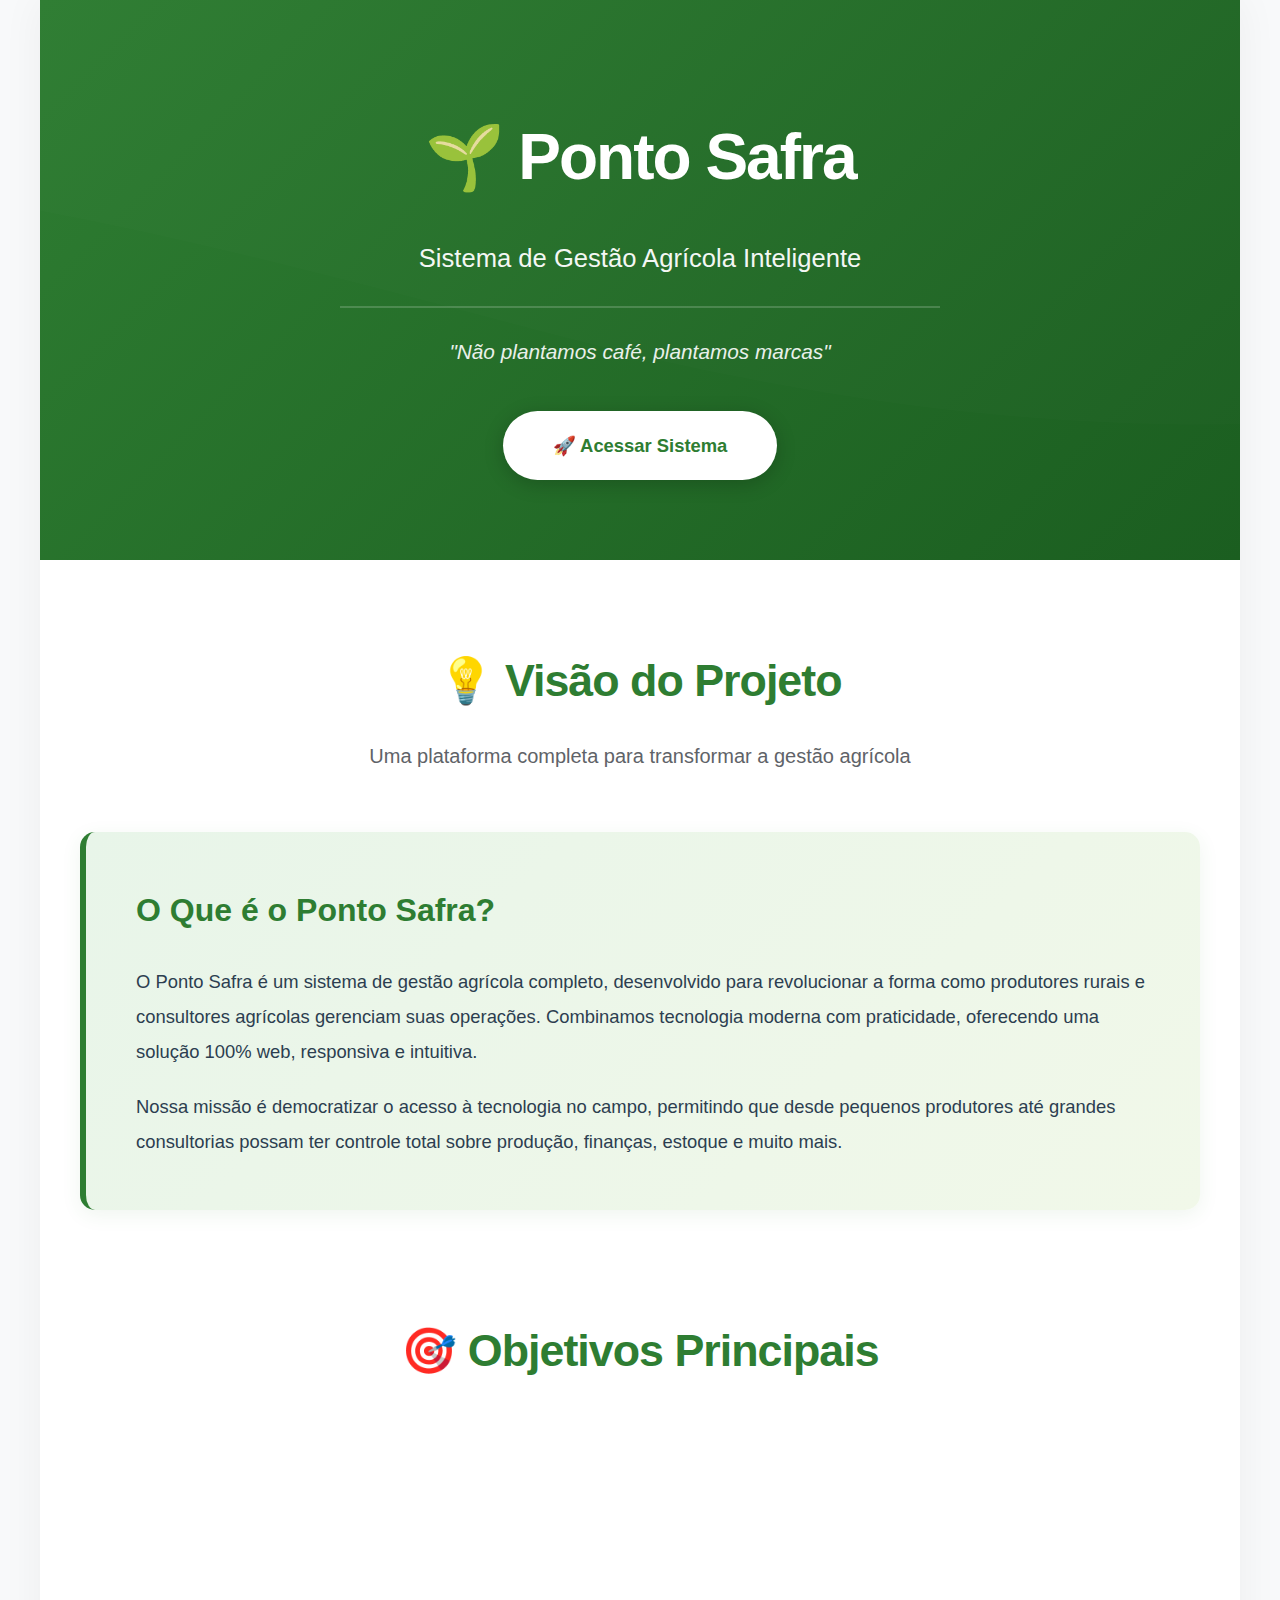
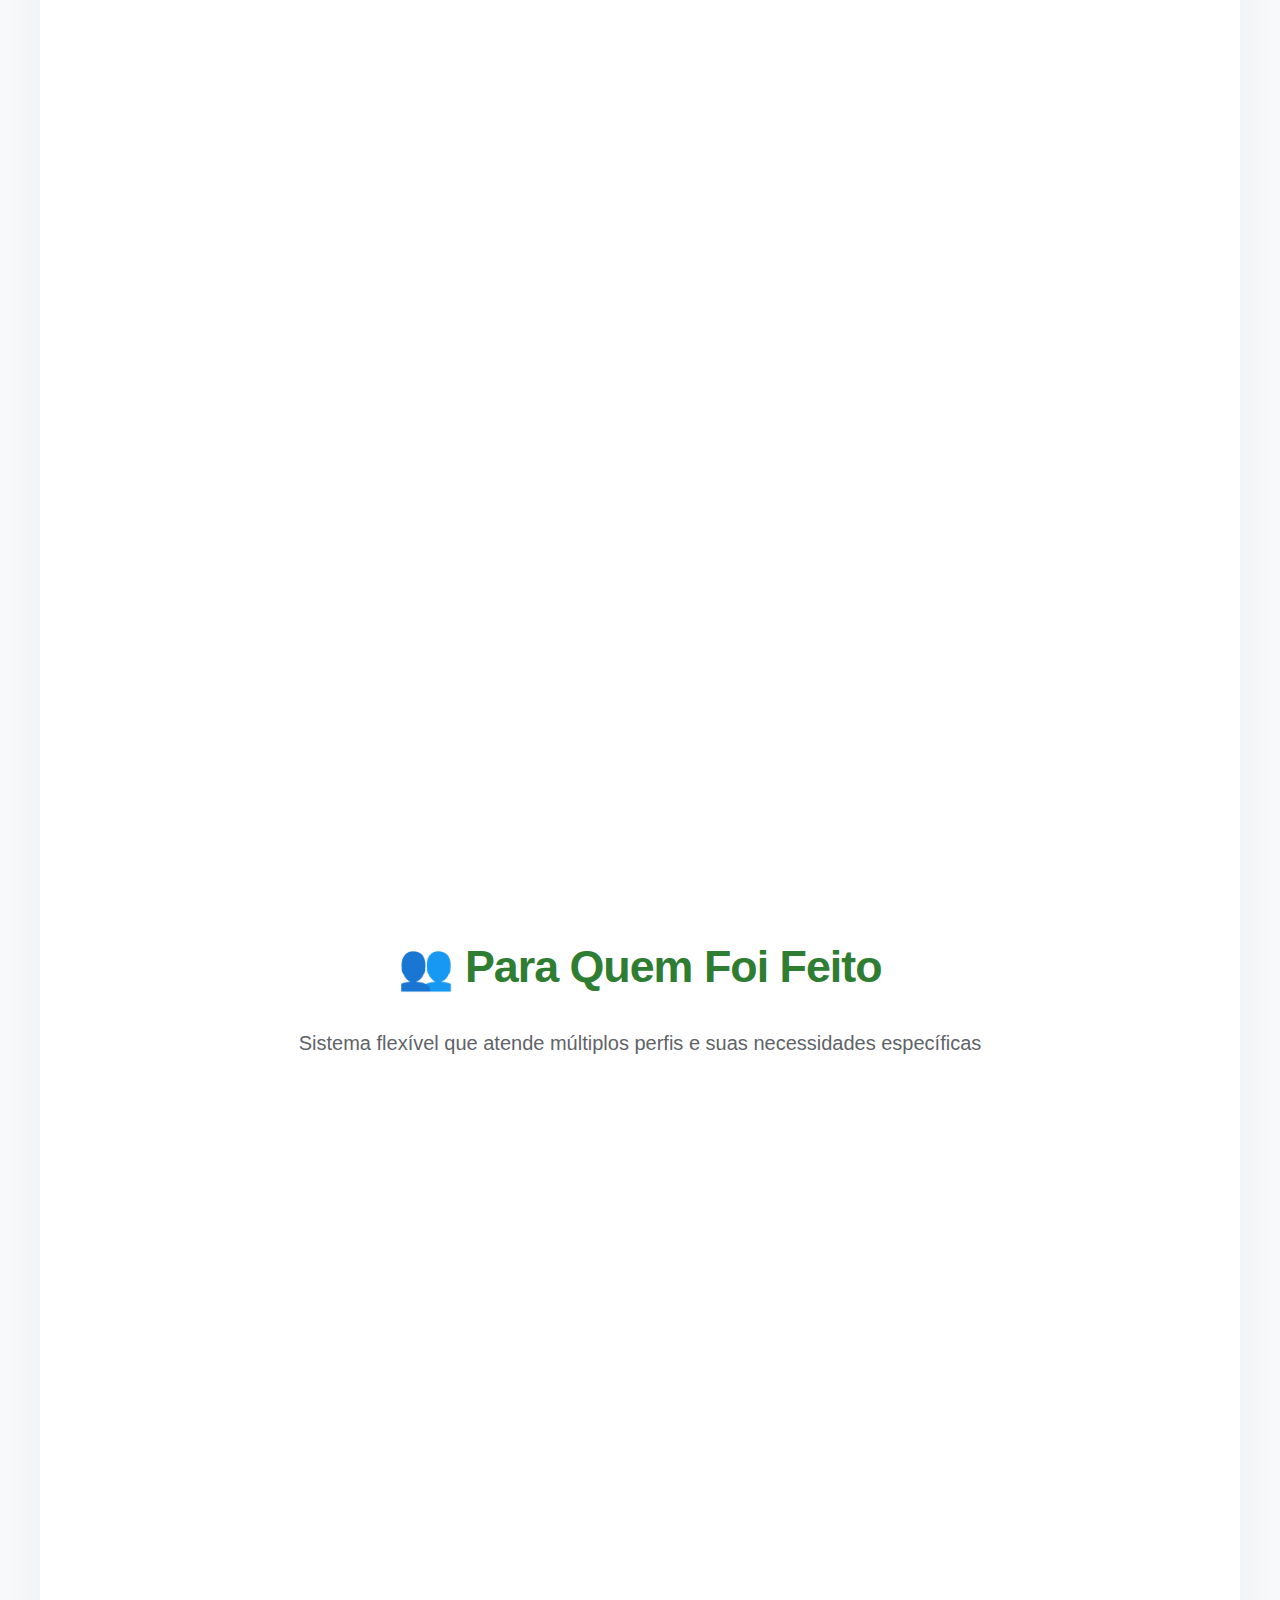
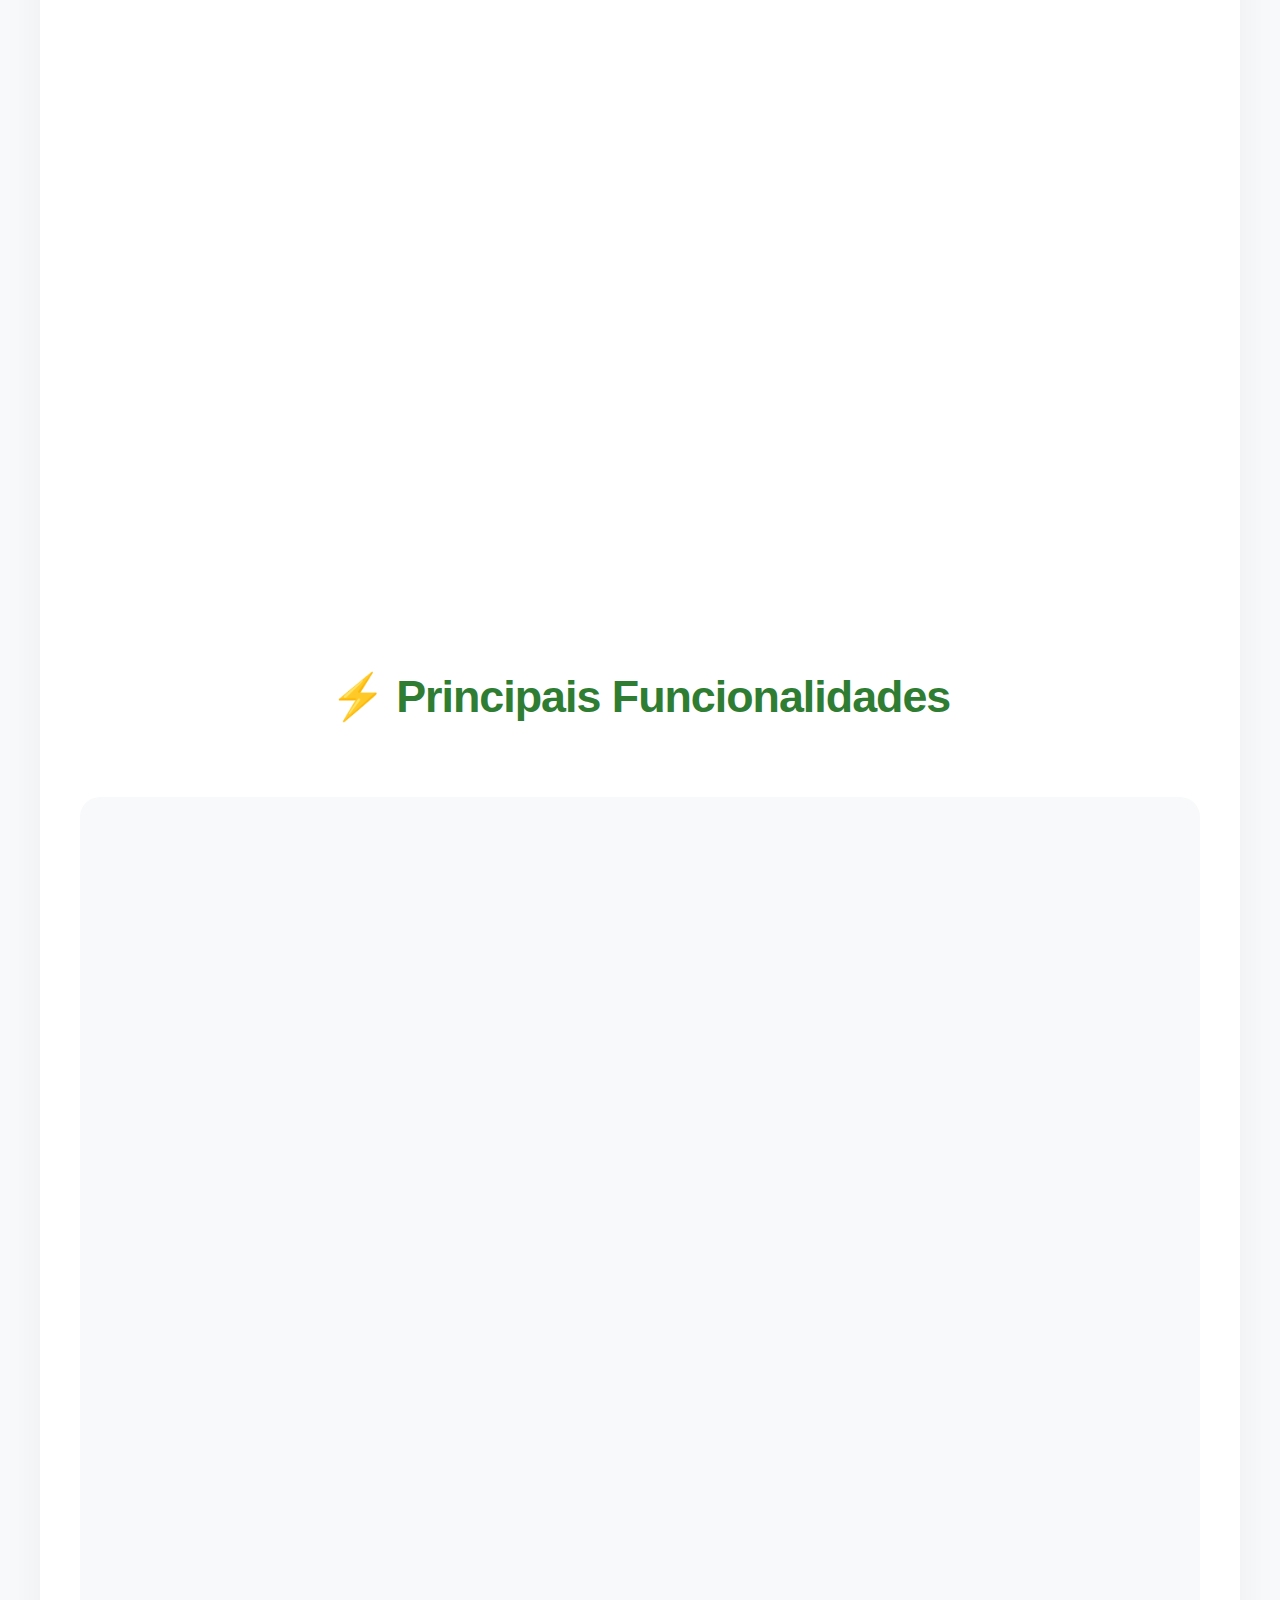
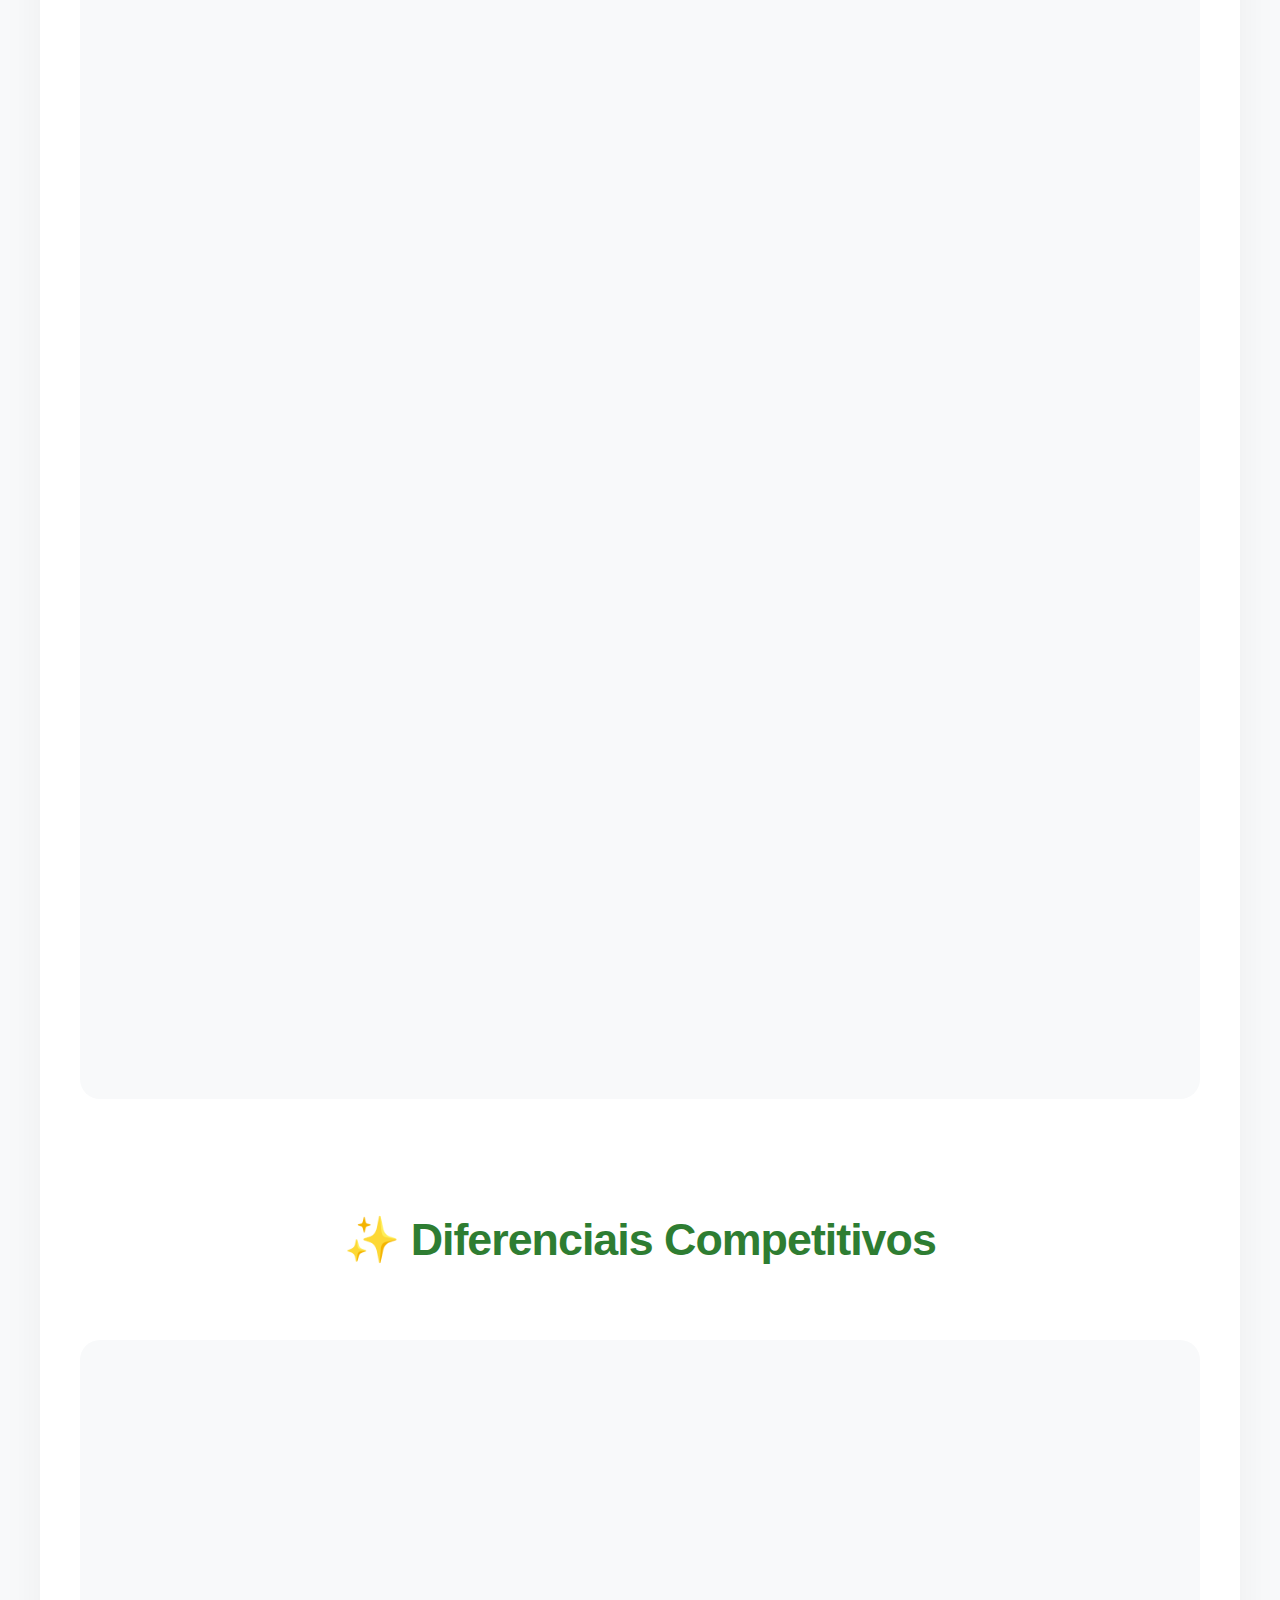
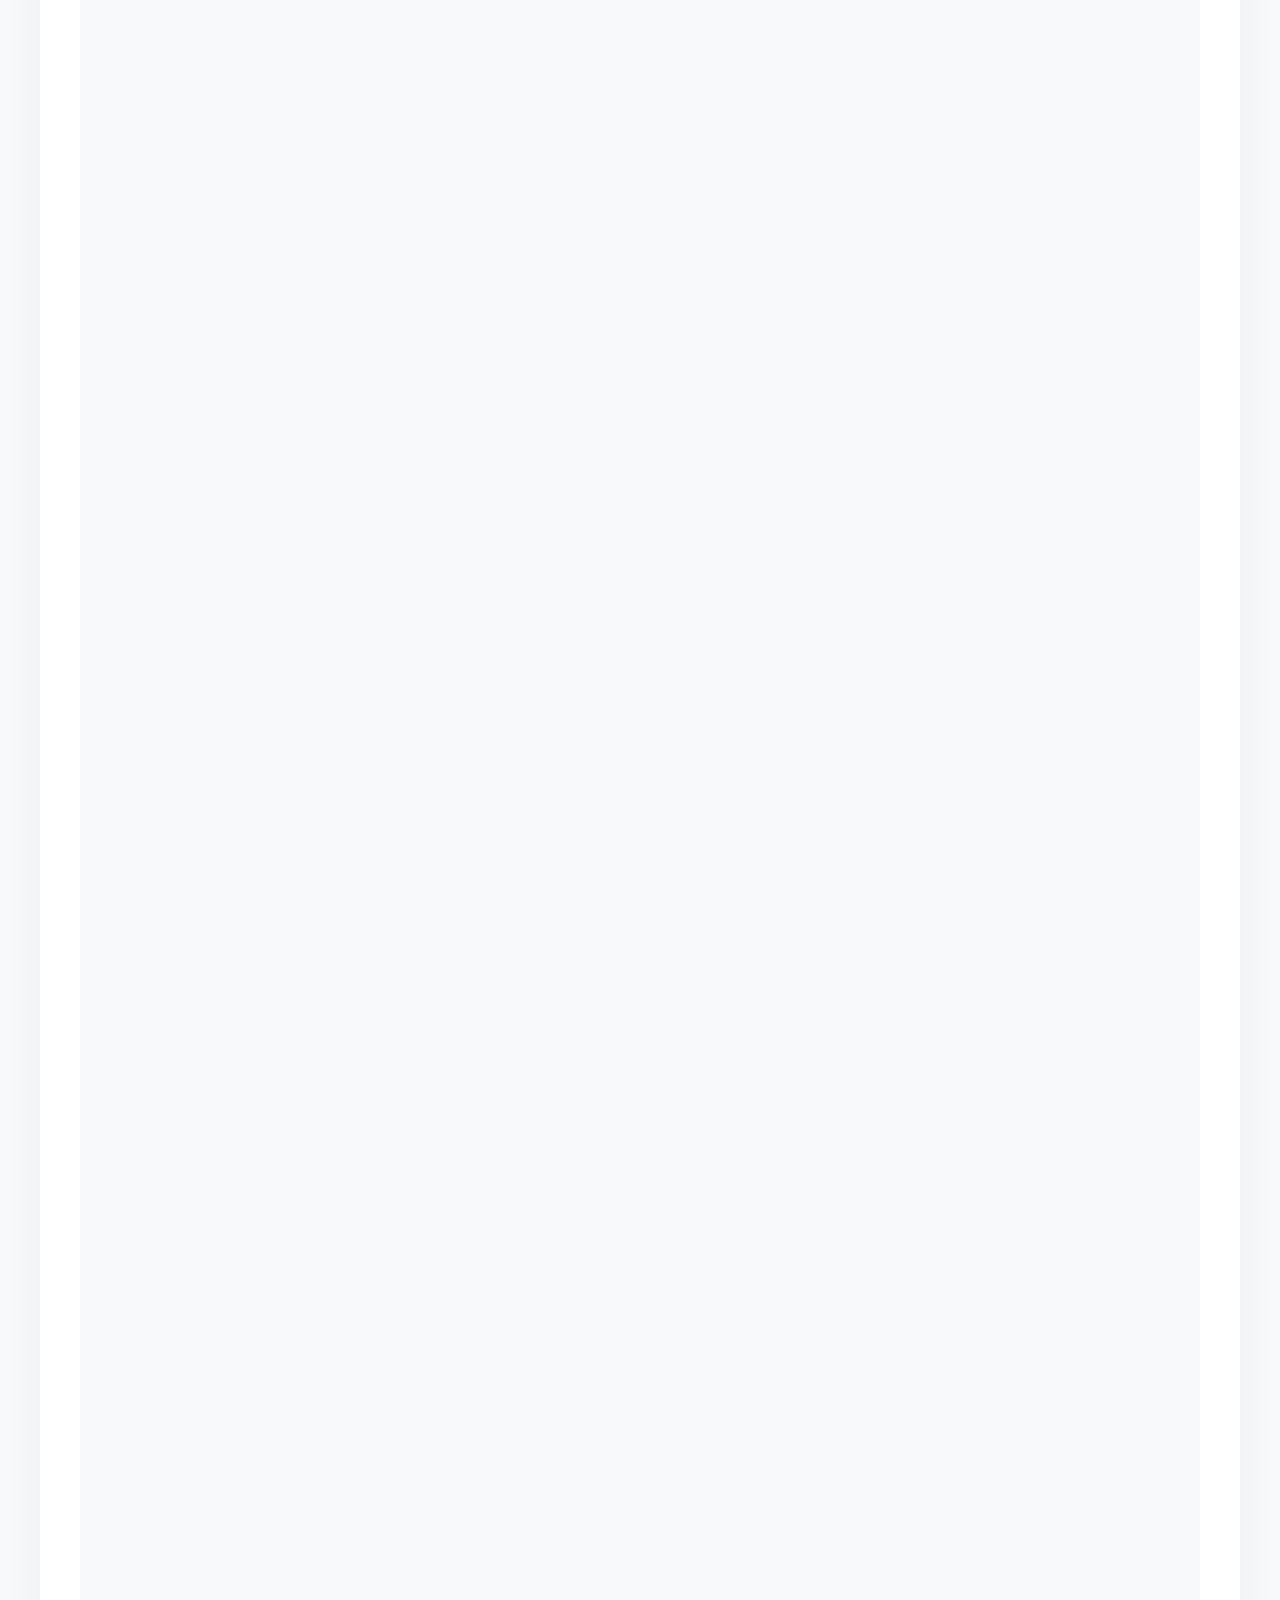
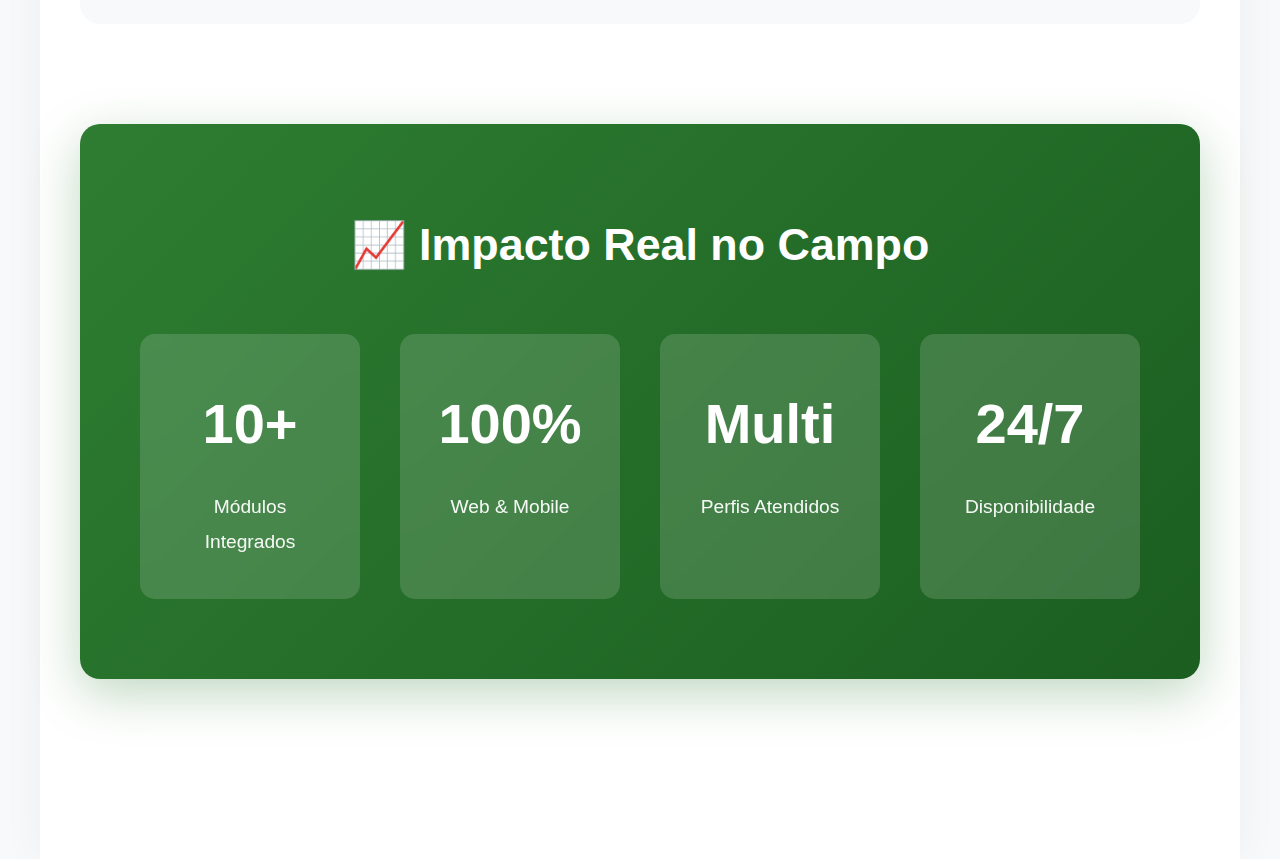
<file: guia-apresentacao.html>
<!DOCTYPE html>
<html lang="pt-BR">
<head>
    <meta charset="UTF-8">
    <meta name="viewport" content="width=device-width, initial-scale=1.0">
    <title>Ponto Safra - Visão do Projeto</title>
    <style>
        * {
            margin: 0;
            padding: 0;
            box-sizing: border-box;
        }

        :root {
            --primary: #2E7D32;
            --primary-light: #4CAF50;
            --primary-dark: #1B5E20;
            --accent: #FF9800;
            --text: #2C3E50;
            --text-light: #5F6368;
            --text-muted: #9E9E9E;
            --bg: #FFFFFF;
            --bg-alt: #F8F9FA;
            --border: #E0E0E0;
        }

        body {
            font-family: -apple-system, BlinkMacSystemFont, 'Segoe UI', Roboto, 'Helvetica Neue', Arial, sans-serif;
            line-height: 1.8;
            color: var(--text);
            background: var(--bg-alt);
            margin: 0;
        }

        .container {
            max-width: 1200px;
            margin: 0 auto;
            background: var(--bg);
            box-shadow: 0 0 40px rgba(0,0,0,0.05);
        }

        /* Hero Section */
        .hero {
            background: linear-gradient(135deg, var(--primary) 0%, var(--primary-dark) 100%);
            color: white;
            padding: 100px 40px 80px;
            text-align: center;
            position: relative;
            overflow: hidden;
        }

        .hero::before {
            content: '';
            position: absolute;
            top: 0;
            left: 0;
            right: 0;
            bottom: 0;
            background: url('data:image/svg+xml,<svg xmlns="http://www.w3.org/2000/svg" viewBox="0 0 1200 120"><path d="M0,0V46.29c47.79,22.2,103.59,32.17,158,28,70.36-5.37,136.33-33.31,206.8-37.5C438.64,32.43,512.34,53.67,583,72.05c69.27,18,138.3,24.88,209.4,13.08,36.15-6,69.85-17.84,104.45-29.34C989.49,25,1113-14.29,1200,52.47V0Z" opacity=".1" fill="%23ffffff"/></svg>') no-repeat bottom;
            background-size: cover;
            opacity: 0.1;
        }

        .hero-content {
            position: relative;
            z-index: 1;
        }

        .hero h1 {
            font-size: 4em;
            margin-bottom: 20px;
            font-weight: 700;
            letter-spacing: -2px;
        }

        .hero .tagline {
            font-size: 1.6em;
            opacity: 0.95;
            font-weight: 300;
            margin-bottom: 15px;
        }

        .hero .slogan {
            font-size: 1.3em;
            font-style: italic;
            opacity: 0.9;
            margin-top: 25px;
            padding-top: 25px;
            border-top: 2px solid rgba(255,255,255,0.2);
            max-width: 600px;
            margin-left: auto;
            margin-right: auto;
        }

        .hero-cta {
            display: inline-block;
            margin-top: 40px;
            padding: 18px 50px;
            background: white;
            color: var(--primary);
            text-decoration: none;
            border-radius: 50px;
            font-weight: 600;
            font-size: 1.15em;
            transition: all 0.3s ease;
            box-shadow: 0 4px 20px rgba(0,0,0,0.2);
        }

        .hero-cta:hover {
            transform: translateY(-3px);
            box-shadow: 0 8px 30px rgba(0,0,0,0.3);
        }

        /* Content */
        .content {
            padding: 80px 40px;
        }

        .section {
            margin-bottom: 100px;
        }

        .section-header {
            text-align: center;
            margin-bottom: 60px;
        }

        .section-title {
            color: var(--primary);
            font-size: 2.8em;
            margin-bottom: 20px;
            font-weight: 700;
            letter-spacing: -1px;
        }

        .section-subtitle {
            color: var(--text-light);
            font-size: 1.25em;
            max-width: 700px;
            margin: 0 auto;
            line-height: 1.6;
        }

        /* Vision Box */
        .vision-box {
            background: linear-gradient(135deg, #E8F5E9 0%, #F1F8E9 100%);
            border-left: 6px solid var(--primary);
            padding: 50px;
            border-radius: 15px;
            margin: 50px 0;
            box-shadow: 0 5px 20px rgba(46, 125, 50, 0.08);
        }

        .vision-box h3 {
            color: var(--primary);
            font-size: 2em;
            margin-bottom: 25px;
            font-weight: 600;
        }

        .vision-box p {
            font-size: 1.15em;
            color: var(--text);
            line-height: 1.9;
            margin-bottom: 20px;
        }

        .vision-box p:last-child {
            margin-bottom: 0;
        }

        /* Objectives Grid */
        .objectives-grid {
            display: grid;
            grid-template-columns: repeat(auto-fit, minmax(320px, 1fr));
            gap: 35px;
            margin: 50px 0;
        }

        .objective-card {
            background: var(--bg);
            border: 2px solid var(--border);
            border-radius: 15px;
            padding: 40px;
            transition: all 0.4s cubic-bezier(0.4, 0, 0.2, 1);
            position: relative;
            overflow: hidden;
        }

        .objective-card::before {
            content: '';
            position: absolute;
            top: 0;
            left: 0;
            width: 100%;
            height: 5px;
            background: var(--primary);
            transform: scaleX(0);
            transition: transform 0.4s ease;
        }

        .objective-card:hover::before {
            transform: scaleX(1);
        }

        .objective-card:hover {
            border-color: var(--primary);
            transform: translateY(-10px);
            box-shadow: 0 15px 40px rgba(46, 125, 50, 0.15);
        }

        .objective-card .icon {
            font-size: 4em;
            margin-bottom: 25px;
            display: block;
        }

        .objective-card h4 {
            color: var(--primary);
            font-size: 1.6em;
            margin-bottom: 18px;
            font-weight: 600;
        }

        .objective-card p {
            color: var(--text-light);
            font-size: 1.05em;
            line-height: 1.8;
        }

        /* Personas */
        .personas-container {
            display: grid;
            grid-template-columns: repeat(auto-fit, minmax(350px, 1fr));
            gap: 50px;
            margin: 50px 0;
        }

        .persona {
            background: var(--bg);
            border: 3px solid var(--border);
            border-radius: 20px;
            padding: 50px 40px;
            text-align: center;
            transition: all 0.4s ease;
            position: relative;
        }

        .persona::after {
            content: '';
            position: absolute;
            inset: 0;
            border-radius: 20px;
            padding: 3px;
            background: linear-gradient(135deg, var(--primary), var(--primary-light));
            -webkit-mask: linear-gradient(#fff 0 0) content-box, linear-gradient(#fff 0 0);
            -webkit-mask-composite: xor;
            mask-composite: exclude;
            opacity: 0;
            transition: opacity 0.4s ease;
        }

        .persona:hover::after {
            opacity: 1;
        }

        .persona:hover {
            transform: translateY(-10px);
            box-shadow: 0 20px 50px rgba(46, 125, 50, 0.15);
            border-color: transparent;
        }

        .persona .avatar {
            font-size: 5.5em;
            margin-bottom: 25px;
        }

        .persona h4 {
            color: var(--primary);
            font-size: 2em;
            margin-bottom: 20px;
            font-weight: 600;
        }

        .persona p {
            color: var(--text-light);
            font-size: 1.1em;
            line-height: 1.8;
        }

        /* Features Showcase */
        .features-showcase {
            background: var(--bg-alt);
            padding: 60px 50px;
            border-radius: 20px;
            margin: 50px 0;
        }

        .feature-row {
            display: flex;
            align-items: center;
            gap: 60px;
            margin: 60px 0;
        }

        .feature-row:nth-child(even) {
            flex-direction: row-reverse;
        }

        .feature-content {
            flex: 1;
        }

        .feature-content h3 {
            color: var(--primary);
            font-size: 2.2em;
            margin-bottom: 25px;
            font-weight: 600;
        }

        .feature-content p {
            color: var(--text-light);
            font-size: 1.15em;
            line-height: 1.9;
            margin-bottom: 18px;
        }

        .feature-visual {
            flex: 1;
            background: linear-gradient(135deg, var(--primary) 0%, var(--primary-light) 100%);
            border-radius: 20px;
            padding: 80px;
            text-align: center;
            font-size: 7em;
            box-shadow: 0 10px 40px rgba(46, 125, 50, 0.2);
        }

        /* Differentials */
        .differentials {
            background: var(--bg-alt);
            padding: 60px 50px;
            border-radius: 20px;
            margin: 50px 0;
        }

        .differentials h3 {
            color: var(--primary);
            font-size: 2.2em;
            margin-bottom: 40px;
            text-align: center;
            font-weight: 600;
        }

        .differential-list {
            display: grid;
            gap: 25px;
        }

        .differential-item {
            display: flex;
            align-items: flex-start;
            gap: 25px;
            padding: 30px;
            background: var(--bg);
            border-radius: 12px;
            border-left: 5px solid var(--primary);
            transition: all 0.3s ease;
        }

        .differential-item:hover {
            transform: translateX(10px);
            box-shadow: 0 8px 25px rgba(46, 125, 50, 0.1);
        }

        .differential-item .icon {
            font-size: 3em;
            flex-shrink: 0;
        }

        .differential-item .content h4 {
            color: var(--primary);
            font-size: 1.4em;
            margin-bottom: 12px;
            font-weight: 600;
        }

        .differential-item .content p {
            color: var(--text-light);
            line-height: 1.8;
            font-size: 1.05em;
        }

        /* Tech Stack */
        .tech-stack {
            display: flex;
            flex-wrap: wrap;
            gap: 18px;
            margin: 50px 0;
            justify-content: center;
        }

        .tech-badge {
            background: var(--primary);
            color: white;
            padding: 14px 30px;
            border-radius: 30px;
            font-size: 1.05em;
            font-weight: 600;
            transition: all 0.3s ease;
            box-shadow: 0 4px 15px rgba(46, 125, 50, 0.2);
        }

        .tech-badge:hover {
            transform: translateY(-3px);
            box-shadow: 0 6px 25px rgba(46, 125, 50, 0.3);
            background: var(--primary-light);
        }

        /* Impact Section */
        .impact-section {
            background: linear-gradient(135deg, var(--primary) 0%, var(--primary-dark) 100%);
            color: white;
            padding: 80px 60px;
            border-radius: 20px;
            text-align: center;
            box-shadow: 0 15px 50px rgba(46, 125, 50, 0.3);
        }

        .impact-section h3 {
            font-size: 2.8em;
            margin-bottom: 50px;
            font-weight: 700;
        }

        .impact-grid {
            display: grid;
            grid-template-columns: repeat(auto-fit, minmax(220px, 1fr));
            gap: 40px;
            margin-top: 50px;
        }

        .impact-item {
            padding: 40px 30px;
            background: rgba(255,255,255,0.15);
            border-radius: 15px;
            backdrop-filter: blur(10px);
            transition: all 0.3s ease;
        }

        .impact-item:hover {
            background: rgba(255,255,255,0.25);
            transform: scale(1.05);
        }

        .impact-item .number {
            font-size: 3.5em;
            font-weight: bold;
            display: block;
            margin-bottom: 15px;
        }

        .impact-item .label {
            font-size: 1.2em;
            opacity: 0.95;
        }

        /* Responsive */
        @media (max-width: 1024px) {
            .hero h1 {
                font-size: 3em;
            }

            .section-title {
                font-size: 2.3em;
            }

            .feature-row {
                gap: 40px;
            }
        }

        @media (max-width: 768px) {
            .hero {
                padding: 70px 30px 60px;
            }

            .hero h1 {
                font-size: 2.5em;
            }

            .hero .tagline {
                font-size: 1.3em;
            }

            .hero .slogan {
                font-size: 1.1em;
            }

            .content {
                padding: 60px 25px;
            }

            .section {
                margin-bottom: 70px;
            }

            .section-title {
                font-size: 2em;
            }

            .section-subtitle {
                font-size: 1.1em;
            }

            .vision-box {
                padding: 35px 25px;
            }

            .objectives-grid {
                grid-template-columns: 1fr;
                gap: 25px;
            }

            .objective-card {
                padding: 30px 25px;
            }

            .personas-container {
                grid-template-columns: 1fr;
                gap: 35px;
            }

            .persona {
                padding: 40px 30px;
            }

            .features-showcase {
                padding: 40px 25px;
            }

            .feature-row {
                flex-direction: column !important;
                gap: 35px;
            }

            .feature-visual {
                padding: 60px;
                font-size: 5em;
            }

            .differentials {
                padding: 40px 25px;
            }

            .differential-item {
                flex-direction: column;
                gap: 15px;
                text-align: center;
                padding: 25px 20px;
            }

            .impact-section {
                padding: 60px 30px;
            }

            .impact-grid {
                grid-template-columns: repeat(2, 1fr);
                gap: 25px;
            }
        }

        @media (max-width: 480px) {
            .hero h1 {
                font-size: 2em;
            }

            .hero .tagline {
                font-size: 1.1em;
            }

            .hero-cta {
                padding: 15px 35px;
                font-size: 1em;
            }

            .section-title {
                font-size: 1.8em;
            }

            .impact-grid {
                grid-template-columns: 1fr;
            }
        }

        /* Animations */
        @keyframes fadeInUp {
            from {
                opacity: 0;
                transform: translateY(30px);
            }
            to {
                opacity: 1;
                transform: translateY(0);
            }
        }

        .fade-in {
            animation: fadeInUp 0.6s ease-out forwards;
        }
    </style>
</head>
<body>
    <div class="container">
        <div class="hero">
            <div class="hero-content">
                <h1>🌱 Ponto Safra</h1>
                <p class="tagline">Sistema de Gestão Agrícola Inteligente</p>
                <p class="slogan">"Não plantamos café, plantamos marcas"</p>
                <a href="dashboard.html" class="hero-cta">🚀 Acessar Sistema</a>
            </div>
        </div>

        <div class="content">
            <section class="section">
                <div class="section-header">
                    <h2 class="section-title">💡 Visão do Projeto</h2>
                    <p class="section-subtitle">Uma plataforma completa para transformar a gestão agrícola</p>
                </div>

                <div class="vision-box">
                    <h3>O Que é o Ponto Safra?</h3>
                    <p>
                        O Ponto Safra é um sistema de gestão agrícola completo, desenvolvido para revolucionar a forma como produtores rurais 
                        e consultores agrícolas gerenciam suas operações. Combinamos tecnologia moderna com praticidade, oferecendo uma 
                        solução 100% web, responsiva e intuitiva.
                    </p>
                    <p>
                        Nossa missão é democratizar o acesso à tecnologia no campo, permitindo que desde pequenos produtores até grandes 
                        consultorias possam ter controle total sobre produção, finanças, estoque e muito mais.
                    </p>
                </div>
            </section>

            <section class="section">
                <div class="section-header">
                    <h2 class="section-title">🎯 Objetivos Principais</h2>
                </div>

                <div class="objectives-grid">
                    <div class="objective-card">
                        <span class="icon">📊</span>
                        <h4>Centralização de Dados</h4>
                        <p>
                            Reunir todas as informações da propriedade em um único lugar, eliminando planilhas dispersas 
                            e facilitando a tomada de decisão baseada em dados reais.
                        </p>
                    </div>

                    <div class="objective-card">
                        <span class="icon">📱</span>
                        <h4>Acessibilidade Total</h4>
                        <p>
                            Funcionar perfeitamente em qualquer dispositivo - celular, tablet ou computador - permitindo 
                            que o produtor gerencie sua fazenda de onde estiver.
                        </p>
                    </div>

                    <div class="objective-card">
                        <span class="icon">🚀</span>
                        <h4>Simplicidade</h4>
                        <p>
                            Oferecer uma interface intuitiva que qualquer pessoa consiga usar, sem necessidade de 
                            treinamento complexo ou conhecimento técnico avançado.
                        </p>
                    </div>

                    <div class="objective-card">
                        <span class="icon">🌍</span>
                        <h4>Informação em Tempo Real</h4>
                        <p>
                            Integrar dados de clima, cotações de mercado e notícias do agronegócio para decisões 
                            mais assertivas e estratégicas.
                        </p>
                    </div>

                    <div class="objective-card">
                        <span class="icon">👥</span>
                        <h4>Escalabilidade</h4>
                        <p>
                            Servir tanto o pequeno produtor com uma propriedade quanto o consultor que gerencia 
                            dezenas de clientes simultaneamente.
                        </p>
                    </div>

                    <div class="objective-card">
                        <span class="icon">💼</span>
                        <h4>Profissionalização</h4>
                        <p>
                            Elevar o nível de gestão do agronegócio, trazendo ferramentas profissionais para 
                            organização, controle e crescimento sustentável.
                        </p>
                    </div>
                </div>
            </section>

            <section class="section">
                <div class="section-header">
                    <h2 class="section-title">👥 Para Quem Foi Feito</h2>
                    <p class="section-subtitle">Sistema flexível que atende múltiplos perfis e suas necessidades específicas</p>
                </div>

                <div class="personas-container">
                    <div class="persona">
                        <div class="avatar">👨‍🌾</div>
                        <h4>Produtor Rural</h4>
                        <p>
                            Gerencia propriedades, acompanha produção em tempo real, controla estoque de insumos e 
                            mantém finanças organizadas. Sistema adaptado para quem está no campo e precisa de 
                            informações rápidas e acionáveis.
                        </p>
                    </div>

                    <div class="persona">
                        <div class="avatar">👨‍💼</div>
                        <h4>Consultor Agrícola</h4>
                        <p>
                            Gerencia portfólio completo de clientes e propriedades. Gera relatórios profissionais, 
                            acompanha indicadores de múltiplas fazendas simultaneamente e oferece consultoria baseada 
                            em dados consolidados.
                        </p>
                    </div>

                    <div class="persona">
                        <div class="avatar">🏢</div>
                        <h4>Gestores e Cooperativas</h4>
                        <p>
                            Visão macro de operações, análise de desempenho por região, gestão de múltiplos produtores 
                            associados e consolidação de dados para tomada de decisão estratégica em larga escala.
                        </p>
                    </div>

                    <div class="persona">
                        <div class="avatar">📊</div>
                        <h4>Investidores e Analistas</h4>
                        <p>
                            Acompanhamento de performance de investimentos agrícolas, relatórios financeiros detalhados, 
                            análise de ROI por cultura e visão clara sobre rentabilidade das operações.
                        </p>
                    </div>
                </div>
            </section>

            <section class="section">
                <div class="section-header">
                    <h2 class="section-title">⚡ Principais Funcionalidades</h2>
                </div>

                <div class="features-showcase">
                    <div class="feature-row">
                        <div class="feature-content">
                            <h3>Dashboard Completo</h3>
                            <p>
                                Visão geral de toda a operação em uma única tela. Acompanhe indicadores de produção, 
                                finanças, estoque e alertas importantes em tempo real.
                            </p>
                            <p>
                                Gráficos interativos facilitam a compreensão e identificação de tendências.
                            </p>
                        </div>
                        <div class="feature-visual">📊</div>
                    </div>

                    <div class="feature-row">
                        <div class="feature-content">
                            <h3>Gestão de Produção</h3>
                            <p>
                                Controle completo de talhões, culturas, safras e colheitas. Registre todas as atividades 
                                e tenha histórico detalhado de cada área da propriedade.
                            </p>
                            <p>
                                Compare resultados entre safras e identifique áreas de melhoria.
                            </p>
                        </div>
                        <div class="feature-visual">🌾</div>
                    </div>

                    <div class="feature-row">
                        <div class="feature-content">
                            <h3>Controle Financeiro</h3>
                            <p>
                                Gerencie receitas, despesas, fluxo de caixa e margem de lucro. Categorize gastos, 
                                acompanhe investimentos e tenha clareza sobre a saúde financeira do negócio.
                            </p>
                            <p>
                                Relatórios financeiros detalhados para prestação de contas e planejamento.
                            </p>
                        </div>
                        <div class="feature-visual">💰</div>
                    </div>

                    <div class="feature-row">
                        <div class="feature-content">
                            <h3>Integração de Dados Externos</h3>
                            <p>
                                Clima, cotações de commodities e notícias do agronegócio integrados ao sistema. 
                                Tome decisões informadas com base em informações atualizadas.
                            </p>
                            <p>
                                Alertas meteorológicos ajudam a planejar atividades de campo com segurança.
                            </p>
                        </div>
                        <div class="feature-visual">🌦️</div>
                    </div>
                </div>
            </section>

            <section class="section">
                <div class="section-header">
                    <h2 class="section-title">✨ Diferenciais Competitivos</h2>
                </div>

                <div class="differentials">
                    <div class="differential-list">
                        <div class="differential-item">
                            <span class="icon">🎨</span>
                            <div class="content">
                                <h4>Design Moderno e Intuitivo</h4>
                                <p>
                                    Interface limpa, profissional e fácil de usar. Desenvolvida pensando na experiência 
                                    do usuário, com navegação fluida e visual agradável.
                                </p>
                            </div>
                        </div>

                        <div class="differential-item">
                            <span class="icon">📱</span>
                            <div class="content">
                                <h4>100% Responsivo</h4>
                                <p>
                                    Funciona perfeitamente em qualquer dispositivo. Seja no campo com o celular ou 
                                    no escritório com o computador, a experiência é sempre otimizada.
                                </p>
                            </div>
                        </div>

                        <div class="differential-item">
                            <span class="icon">🔄</span>
                            <div class="content">
                                <h4>Sistema Completo</h4>
                                <p>
                                    10+ módulos integrados: Dashboard, Produção, Financeiro, Clientes, Propriedades, 
                                    Estoque, Relatórios, Clima, Cotações, Notícias e Capacitação.
                                </p>
                            </div>
                        </div>

                        <div class="differential-item">
                            <span class="icon">👥</span>
                            <div class="content">
                                <h4>Multi-Perfil</h4>
                                <p>
                                    Sistema se adapta automaticamente: modo Produtor para gestão individual ou modo 
                                    Consultor para gerenciamento de múltiplos clientes.
                                </p>
                            </div>
                        </div>

                        <div class="differential-item">
                            <span class="icon">📊</span>
                            <div class="content">
                                <h4>Relatórios e Análises</h4>
                                <p>
                                    Geração de relatórios profissionais, exportação de dados e análises detalhadas 
                                    para embasar decisões estratégicas.
                                </p>
                            </div>
                        </div>
                    </div>
                </div>
            </section>

           

            
            <section class="section">
                <div class="impact-section">
                    <h3>📈 Impacto Real no Campo</h3>
                    <div class="impact-grid">
                        <div class="impact-item">
                            <span class="number">10+</span>
                            <span class="label">Módulos Integrados</span>
                        </div>
                        <div class="impact-item">
                            <span class="number">100%</span>
                            <span class="label">Web & Mobile</span>
                        </div>
                        <div class="impact-item">
                            <span class="number">Multi</span>
                            <span class="label">Perfis Atendidos</span>
                        </div>
                        <div class="impact-item">
                            <span class="number">24/7</span>
                            <span class="label">Disponibilidade</span>
                        </div>
                    </div>
                </div>
            </section>
        </div>
    </div>

    <script>
        // Animação suave ao scroll
        const observerOptions = {
            threshold: 0.1,
            rootMargin: '0px 0px -50px 0px'
        };

        const observer = new IntersectionObserver((entries) => {
            entries.forEach(entry => {
                if (entry.isIntersecting) {
                    entry.target.style.opacity = '1';
                    entry.target.style.transform = 'translateY(0)';
                }
            });
        }, observerOptions);

        document.querySelectorAll('.objective-card, .persona, .differential-item, .feature-row').forEach(el => {
            el.style.opacity = '0';
            el.style.transform = 'translateY(30px)';
            el.style.transition = 'all 0.6s cubic-bezier(0.4, 0, 0.2, 1)';
            observer.observe(el);
        });

        // Smooth scroll para links internos
        document.querySelectorAll('a[href^="#"]').forEach(anchor => {
            anchor.addEventListener('click', function (e) {
                e.preventDefault();
                const target = document.querySelector(this.getAttribute('href'));
                if (target) {
                    target.scrollIntoView({
                        behavior: 'smooth',
                        block: 'start'
                    });
                }
            });
        });
    </script>
</body>
</html>
</file>
